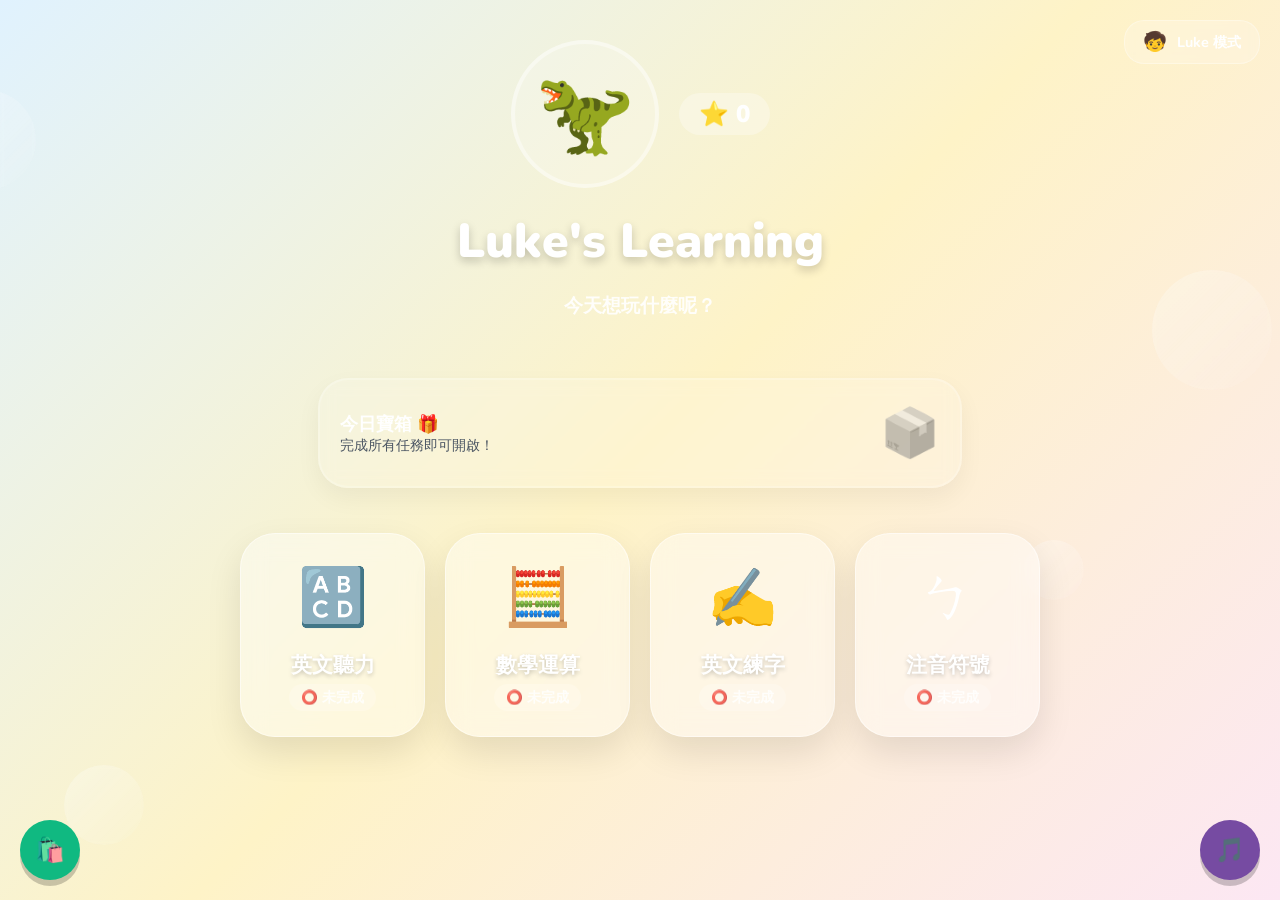
<file: index.html>
<!DOCTYPE html>
<html lang="zh-TW">

<head>
    <meta charset="UTF-8">
    <meta name="viewport" content="width=device-width, initial-scale=1.0, maximum-scale=1.0, user-scalable=no">
    <title>Luke's Learning</title>
    <link rel="stylesheet" href="styles.css">
    <script src="core.js"></script>
    <script src="data.js"></script>
    <style>
        /* Interactive Card Grid */
        main {
            width: 95%;
            max-width: 800px;
            display: grid;
            grid-template-columns: repeat(auto-fit, minmax(160px, 1fr));
            gap: 20px;
            padding: 20px;
            padding-bottom: 100px;
        }

        .card-icon {
            font-size: 3.5rem;
            margin-bottom: 15px;
            transition: transform 0.3s;
        }

        .card-glass:hover .card-icon {
            transform: scale(1.2) rotate(5deg);
        }

        .card-title {
            font-size: 1.3rem;
            font-weight: 900;
            margin-bottom: 5px;
            text-shadow: 0 2px 4px rgba(0, 0, 0, 0.2);
        }

        .card-status {
            font-size: 0.85rem;
            font-weight: 800;
            padding: 4px 12px;
            background: rgba(255, 255, 255, 0.2);
            border-radius: 20px;
            display: inline-block;
        }

        .status-done {
            background: rgba(16, 185, 129, 0.2);
            color: #10b981;
        }

        .status-todo {
            color: rgba(255, 255, 255, 0.8);
        }

        .btn-round {
            width: 60px;
            height: 60px;
            border-radius: 50%;
            position: fixed;
            z-index: 100;
            font-size: 1.5rem;
            display: flex;
            align-items: center;
            justify-content: center;
        }

        #music-toggle {
            bottom: 20px;
            right: 20px;
        }

        #shop-btn {
            bottom: 20px;
            left: 20px;
        }

        /* Treasure Chest Overhaul */
        #chest-container {
            width: 90%;
            max-width: 600px;
            background: rgba(255, 255, 255, 0.15);
            backdrop-filter: blur(8px);
            border-radius: 30px;
            padding: 20px;
            margin-bottom: 25px;
            display: flex;
            align-items: center;
            justify-content: space-between;
            border: 2px solid rgba(255, 255, 255, 0.2);
            color: white;
            box-shadow: var(--shadow-soft);
        }

        .chest-icon {
            font-size: 3rem;
            cursor: pointer;
            transition: 0.3s;
        }

        .chest-ready {
            animation: shake 1s infinite;
            cursor: pointer;
        }

        .chest-locked {
            opacity: 0.5;
            cursor: not-allowed;
            filter: grayscale(1);
        }

        .profile-switcher {
            position: absolute;
            top: 20px;
            right: 20px;
            background: rgba(255, 255, 255, 0.2);
            backdrop-filter: blur(5px);
            padding: 8px 18px;
            border-radius: 20px;
            display: flex;
            align-items: center;
            gap: 10px;
            cursor: pointer;
            z-index: 1000;
            border: 1px solid rgba(255, 255, 255, 0.3);
            color: white;
            transition: 0.2s;
        }

        .profile-switcher:hover {
            transform: scale(1.05);
            background: rgba(255, 255, 255, 0.3);
        }

        .profile-switcher.test {
            background: #eee;
            border-color: #999;
        }

        .profile-icon {
            font-size: 1.2rem;
        }

        .profile-name {
            font-weight: bold;
            font-size: 0.9rem;
        }

        @keyframes float {
            0% {
                transform: translateY(0px) rotate(0deg);
            }

            50% {
                transform: translateY(-10px) rotate(5deg);
            }

            100% {
                transform: translateY(0px) rotate(0deg);
            }
        }

        /* Admin Reset Panel */
        #admin-panel {
            display: none;
            background: #fff3e0;
            border: 2px solid #ffb74d;
            border-radius: 15px;
            padding: 15px;
            margin-bottom: 20px;
            width: 90%;
            max-width: 600px;
            box-sizing: border-box;
            text-align: center;
        }

        .admin-title {
            font-weight: bold;
            color: #e65100;
            margin-bottom: 10px;
        }

        .reset-btn-group {
            display: flex;
            gap: 10px;
            justify-content: center;
        }

        .btn-reset {
            background: #ef5350;
            color: white;
            border: none;
            padding: 8px 12px;
            border-radius: 8px;
            cursor: pointer;
            font-size: 0.9rem;
            transition: 0.3s;
        }

        .btn-reset:hover {
            background: #d32f2f;
        }

        .btn-reset:disabled {
            background: #ccc;
            cursor: not-allowed;
        }

        .hold-hint {
            font-size: 0.75rem;
            color: #777;
            margin-top: 5px;
        }
    </style>
</head>

<!-- Decorative Bubbles -->
<div class="bubble" style="width: 100px; height: 100px; top: 10%; left: -5%; animation-delay: 0s;"></div>
<div class="bubble" style="width: 60px; height: 60px; top: 60%; left: 80%; animation-delay: 1s;"></div>
<div class="bubble" style="width: 120px; height: 120px; top: 30%; left: 90%; animation-delay: 0.5s;"></div>
<div class="bubble" style="width: 80px; height: 80px; top: 85%; left: 5%; animation-delay: 1.5s;"></div>

<div class="profile-switcher" id="profile-btn" onclick="toggleProfile()">
    <span class="profile-icon" id="profile-icon">🧒</span>
    <span class="profile-name" id="profile-name">Luke 模式</span>
</div>

<header class="float-animation" style="text-align:center; padding: 40px 20px;">
    <div class="status-header">
        <div class="pet-container" id="pet-avatar-container"
            style="background: rgba(255,255,255,0.2); border: 4px solid rgba(255,255,255,0.4);">
            <span id="base-pet">🦖</span>
            <div id="acc-layer"></div>
        </div>
        <div class="star-badge"
            style="background: rgba(255,255,255,0.3); padding: 5px 20px; border-radius: 50px; color: white; font-weight: 900; font-size: 1.5rem;">
            ⭐ <span id="star-count">0</span>
        </div>
    </div>
    <h1
        style="color: white; font-size: 3rem; font-weight: 900; text-shadow: 0 4px 10px rgba(0,0,0,0.2); margin: 10px 0;">
        Luke's Learning</h1>
    <p style="color: rgba(255,255,255,0.9); font-size: 1.2rem; font-weight: 700;">今天想玩什麼呢？</p>
</header>

<div id="chest-container">
    <div style="flex:1">
        <div style="font-weight:bold; font-size:1.1rem;">今日寶箱 🎁</div>
        <div style="font-size:0.85rem; color:var(--text-light);" id="chest-desc">完成所有任務即可開啟！</div>
    </div>
    <div id="chest-icon" class="chest-icon chest-locked" onclick="tryOpenChest()">📦</div>
</div>

<!-- Admin Panel (Visible only in Test Mode) -->
<div id="admin-panel">
    <div class="admin-title">🛠️ 管理員控制台 (僅測試模式可見)</div>
    <div class="reset-btn-group">
        <button class="btn-reset" onmousedown="startReset('luke')" onmouseup="stopReset()"
            ontouchstart="startReset('luke')" ontouchend="stopReset()">按住 3 秒初始化 Luke 紀錄</button>
        <button class="btn-reset" onmousedown="startReset('test')" onmouseup="stopReset()"
            ontouchstart="startReset('test')" ontouchend="stopReset()">按住 3 秒初始化 Test 紀錄</button>
    </div>
    <div class="hold-hint" id="reset-hint">請按住紅色按鈕 3 秒鐘以執行初始化</div>
</div>

<main>
    <a href="english.html" class="card-glass bounce-in"
        style="text-decoration:none; text-align:center; animation-delay: 0.1s" onclick="playClick()">
        <div class="card-icon">🔠</div>
        <div class="card-title">英文聽力</div>
        <div id="status-english" class="card-status status-todo">未完成</div>
    </a>

    <a href="math.html" class="card-glass bounce-in"
        style="text-decoration:none; text-align:center; animation-delay: 0.2s" onclick="playClick()">
        <div class="card-icon">🧮</div>
        <div class="card-title">數學運算</div>
        <div id="status-math" class="card-status status-todo">未完成</div>
    </a>

    <a href="writing.html?type=EN" class="card-glass bounce-in"
        style="text-decoration:none; text-align:center; animation-delay: 0.3s" onclick="playClick()">
        <div class="card-icon">✍️</div>
        <div class="card-title">英文練字</div>
        <div id="status-write-en" class="card-status status-todo">未完成</div>
    </a>

    <a href="writing.html?type=ZH" class="card-glass bounce-in"
        style="text-decoration:none; text-align:center; animation-delay: 0.4s" onclick="playClick()">
        <div class="card-icon">ㄅ</div>
        <div class="card-title">注音符號</div>
        <div id="status-write-zh" class="card-status status-todo">未完成</div>
    </a>
</main>

<button id="shop-btn" class="btn btn-accent btn-round" onclick="toggleShop(true)">🛍️</button>
<button id="music-toggle" class="btn btn-secondary btn-round" onclick="toggleMusic()">🎵</button>

<!-- Shop UI -->
<div id="shop-overlay" class="shop-overlay" onclick="toggleShop(false)"></div>
<div id="shop-modal" class="shop-modal">
    <h2 style="margin-top:0">星星商店 ⭐</h2>
    <p id="shop-welcome">收集星星買配件，把小恐龍變帥！</p>
    <div id="shop-grid" class="shop-grid"></div>
    <button class="btn btn-gray" style="width:100%; margin-top:20px;" onclick="toggleShop(false)">關閉</button>
</div>

<div id="feedback-msg"></div>

<script>
    const profileDisplay = {
        luke: { name: 'Luke 模式', icon: '🧒', welcome: '收集星星買配件，把小恐龍變帥！' },
        test: { name: '測試模式', icon: '👨‍💻', welcome: '正在測試中... 別擔心，這不會影響 Luke 的星星！' }
    };

    function updateUI() {
        const currentProfile = LukeCore.Profile.current;
        const config = profileDisplay[currentProfile];

        document.getElementById('profile-name').innerText = config.name;
        document.getElementById('profile-icon').innerText = config.icon;
        document.getElementById('profile-btn').className = `profile-switcher ${currentProfile}`;
        document.getElementById('shop-welcome').innerText = config.welcome;

        document.getElementById('star-count').innerText = LukeCore.Stats.getStars();

        // Show Admin Panel
        document.getElementById('admin-panel').style.display = currentProfile === 'test' ? 'block' : 'none';

        updateChecklist();
        updateChest();
        renderPet();
    }

    function updateChecklist() {
        const tasks = ['english', 'math', 'write-en', 'write-zh'];
        tasks.forEach(t => {
            const status = LukeCore.Daily.getTaskStatus(t);
            const el = document.getElementById(`status-${t}`);
            if (status.completed) {
                const min = Math.floor(status.duration / 60);
                const sec = status.duration % 60;
                el.innerText = `✅ 完成 (${min}分${sec}秒)`;
                el.className = 'card-status status-done';
            } else {
                el.innerText = '⭕ 未完成';
                el.className = 'card-status status-todo';
            }
        });
    }

    function updateChest() {
        const isReady = LukeCore.Daily.isChestReady();
        const icon = document.getElementById('chest-icon');
        const desc = document.getElementById('chest-desc');
        const opened = localStorage.getItem(`chest_${LukeCore.Daily.getToday()}_${LukeCore.Profile.current}`);

        if (opened) {
            icon.innerText = '📂';
            icon.className = 'chest-icon';
            desc.innerText = '今日獎勵已領取！明天再來！';
        } else if (isReady) {
            icon.innerText = '🎁';
            icon.className = 'chest-icon chest-ready';
            desc.innerText = '任務達成！快點擊開寶箱！';
        } else {
            icon.innerText = '📦';
            icon.className = 'chest-icon chest-locked';
            desc.innerText = '完成所有任務即可開啟！';
        }
    }

    function tryOpenChest() {
        if (LukeCore.Daily.isChestReady()) {
            const stars = LukeCore.Daily.openChest();
            LukeCore.Audio.playSuccess();
            alert(`🎊 恭喜！開寶箱獲得了 ${stars} 顆星星！`);
            updateUI();
        } else {
            const opened = localStorage.getItem(`chest_${LukeCore.Daily.getToday()}_${LukeCore.Profile.current}`);
            if (opened) showFeedback("明天再來開寶箱吧！");
            else showFeedback("還要努力完成任務喔！");
            playClick();
        }
    }

    function toggleProfile() {
        const next = LukeCore.Profile.current === 'luke' ? 'test' : 'luke';
        LukeCore.Profile.set(next);
    }

    function renderPet() {
        const accLayer = document.getElementById('acc-layer');
        accLayer.innerHTML = '';
        const outfit = LukeCore.Stats.getOutfit();

        outfit.forEach(itemId => {
            const item = SHOP_DATA.find(i => i.id === itemId);
            if (item) {
                const el = document.createElement('div');
                el.className = `pet-accessory acc-${item.id}`;
                el.innerText = item.icon;
                accLayer.appendChild(el);
            }
        });
    }

    function toggleShop(show) {
        document.getElementById('shop-modal').style.display = show ? 'block' : 'none';
        document.getElementById('shop-overlay').style.display = show ? 'block' : 'none';
        if (show) renderShop();
        playClick();
    }

    function renderShop() {
        const grid = document.getElementById('shop-grid');
        grid.innerHTML = '';
        const inventory = LukeCore.Stats.getInventory();
        const outfit = LukeCore.Stats.getOutfit();

        SHOP_DATA.forEach(item => {
            const isOwned = inventory.includes(item.id);
            const isEquipped = outfit.includes(item.id);

            const card = document.createElement('div');
            card.className = `item-card ${isOwned ? 'owned' : ''} ${isEquipped ? 'equipped' : ''}`;
            card.innerHTML = `
                    <div class="item-icon">${item.icon}</div>
                    <div class="item-name">${item.name}</div>
                    <div class="item-price">${isOwned ? '已擁有' : '⭐ ' + item.price}</div>
                `;

            card.onclick = () => {
                if (isOwned) {
                    LukeCore.Stats.toggleEquip(item.id);
                } else {
                    const res = LukeCore.Stats.buyItem(item.id, item.price);
                    if (res.success) {
                        LukeCore.Audio.playSuccess();
                    } else {
                        showFeedback(res.reason);
                    }
                }
                updateUI();
                renderShop();
            };
            grid.appendChild(card);
        });
    }

    function toggleMusic() {
        const isPlaying = LukeCore.Audio.toggleBGM();
        document.getElementById('music-toggle').innerText = isPlaying ? "⏸️" : "🎵";
        playClick();
    }

    // --- Foolproof Reset Logic ---
    let resetTimer = null;
    function startReset(id) {
        const hint = document.getElementById('reset-hint');
        hint.innerText = `正在重置 ${id}... 請持續按住按鈕...`;
        hint.style.color = 'red';

        resetTimer = setTimeout(() => {
            if (confirm(`⚠️ 確定要徹底清空 ${id === 'luke' ? 'Luke' : '測試'} 模式的所有紀錄嗎？這無法還原喔！`)) {
                LukeCore.Profile.reset(id);
            }
            stopReset();
        }, 3000);
    }

    function stopReset() {
        clearTimeout(resetTimer);
        const hint = document.getElementById('reset-hint');
        hint.innerText = "請按住紅色按鈕 3 秒鐘以執行初始化";
        hint.style.color = '#777';
    }

    // Initialize
    updateUI();
</script>
</body>

</html>
</file>
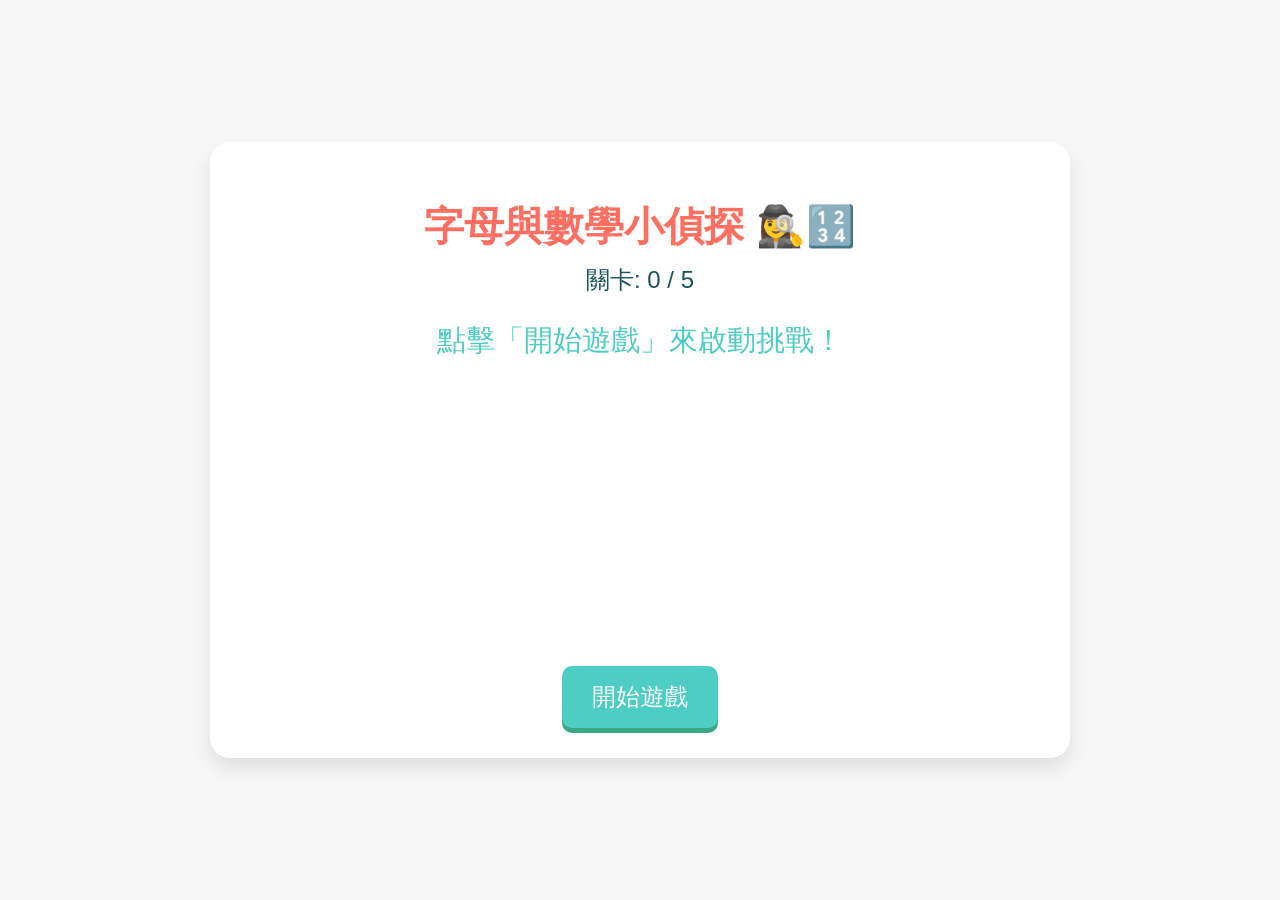
<file: alphabet_game.html>
<!DOCTYPE html>
<html lang="zh-TW">
<head>
    <meta charset="UTF-8">
    <meta name="viewport" content="width=device-width, initial-scale=1.0">
    <title>字母與數學小偵探 (修正版)</title>
    <style>
        /* --- CSS 樣式設計 (與前一個版本相同，保持美觀) --- */
        body {
            font-family: 'Arial Black', sans-serif;
            display: flex;
            justify-content: center;
            align-items: center;
            min-height: 100vh;
            margin: 0;
            background-color: #f7f7f7;
            color: #333;
        }

        #game-container {
            width: 90%;
            max-width: 800px;
            background-color: #fff;
            padding: 30px;
            border-radius: 20px;
            box-shadow: 0 10px 20px rgba(0, 0, 0, 0.1);
            text-align: center;
        }

        h1 {
            color: #ff6f61; /* 溫暖的紅色 */
            font-size: 2.5em;
            margin-bottom: 10px;
        }

        #level-display {
            font-size: 1.5em;
            color: #1a535c; /* 深青色 */
            margin-bottom: 20px;
        }

        #instruction-area {
            font-size: 1.8em;
            color: #4ecdc4; /* 綠松石色 */
            margin-bottom: 30px;
            min-height: 40px;
            padding: 5px;
        }

        #game-area {
            display: flex;
            justify-content: space-around;
            flex-wrap: wrap;
            gap: 20px;
            min-height: 200px; 
        }

        .game-button {
            width: 45%;
            padding: 20px 10px;
            font-size: 3em; 
            border: 5px solid #ff6f61;
            border-radius: 15px;
            background-color: #ffeaa7; 
            cursor: pointer;
            transition: all 0.1s ease;
            user-select: none;
            box-shadow: 0 5px 0 #e15f51;
            display: flex;
            justify-content: center;
            align-items: center;
            text-align: center;
        }
        
        .math-button {
             width: 30%;
             font-size: 3.5em;
             padding: 15px 5px;
        }

        .game-button:hover {
            transform: translateY(-3px);
            box-shadow: 0 8px 0 #e15f51;
        }

        .game-button:active {
            transform: translateY(2px);
            box-shadow: 0 3px 0 #e15f51;
        }

        /* 反饋顏色 */
        .correct {
            background-color: #4cd6a6 !important; /* 綠色 */
            border-color: #3aa884 !important;
        }

        .incorrect {
            background-color: #ff7675 !important; /* 紅色 */
            border-color: #cc5e5e !important;
        }

        #feedback-area {
            font-size: 1.8em;
            margin-top: 20px;
            min-height: 30px;
            color: #ff6f61;
        }

        #start-button {
            padding: 15px 30px;
            font-size: 1.5em;
            background-color: #4ecdc4;
            color: white;
            border: none;
            border-radius: 10px;
            cursor: pointer;
            margin-top: 20px;
            box-shadow: 0 5px 0 #3aa884;
            transition: background-color 0.1s;
        }

        #start-button:hover {
            background-color: #3aa884;
        }
    </style>
</head>
<body>

    <div id="game-container">
        <h1>字母與數學小偵探 🕵️‍♀️🔢</h1>
        <div id="level-display">關卡: 0 / 5</div>
        <div id="instruction-area">點擊「開始遊戲」來啟動挑戰！</div>
        
        <div id="game-area">
            </div>

        <div id="feedback-area"></div>
        <button id="start-button" onclick="handleStartClick()">開始遊戲</button>
    </div>

    <script>
        // --- 核心資料結構 ---
        
        const ALPHABET = [
            'A', 'B', 'C', 'D', 'E', 'F', 'G', 'H', 'I', 'J', 'K', 'L', 'M', 
            'N', 'O', 'P', 'Q', 'R', 'S', 'T', 'U', 'V', 'W', 'X', 'Y', 'Z'
        ];

        const PHONICS_WORDS = [
            { letter: 'A', word: 'Apple', alt: '🍎 蘋果', sound: 'A' },
            { letter: 'B', word: 'Ball', alt: '⚽ 球', sound: 'B' },
            { letter: 'C', word: 'Cat', alt: '🐈 貓', sound: 'C' },
            { letter: 'D', word: 'Dog', alt: '🐕 狗', sound: 'D' },
            { letter: 'E', word: 'Egg', alt: '🥚 蛋', sound: 'E' },
            { letter: 'S', word: 'Sun', alt: '☀️ 太陽', sound: 'S' },
            { letter: 'T', word: 'Tree', alt: '🌲 樹', sound: 'T' },
            { letter: 'Z', word: 'Zip', alt: '👝 拉鍊', sound: 'Z' },
        ];
        
        // --- 全域狀態變數 ---
        let currentLevel = 0;
        let targetAnswer = '';
        const MAX_LEVELS = 5;
        let levelTypes = [];

        // --- DOM 元素快取 ---
        const gameArea = document.getElementById('game-area');
        const instructionArea = document.getElementById('instruction-area');
        const feedbackArea = document.getElementById('feedback-area');
        const levelDisplay = document.getElementById('level-display');
        const startButton = document.getElementById('start-button');

        // --- 修正後的啟動點 ---
        function handleStartClick() {
            // 修正：當使用者點擊後，先強制播放一個靜音，以解除瀏覽器的語音限制
            speak(' '); 
            startGame();
        }

        // --- 輔助函式 ---

        function shuffle(array) {
            for (let i = array.length - 1; i > 0; i--) {
                const j = Math.floor(Math.random() * (i + 1));
                [array[i], array[j]] = [array[j], array[i]];
            }
        }

        /**
         * 播放語音，並處理語音引擎未載入的問題
         * @param {string} text 要朗讀的文字
         */
        function speak(text) {
            if ('speechSynthesis' in window) {
                // 修正：確保語音引擎已經載入
                const voices = speechSynthesis.getVoices();
                if (voices.length === 0) {
                     // 如果沒有載入，嘗試觸發載入
                     speechSynthesis.onvoiceschanged = () => speak(text);
                     return; 
                }
                
                let voice = voices.find(v => v.lang === 'en-US' || v.lang === 'en-GB') || voices[0];
                
                const utterance = new SpeechSynthesisUtterance(text);
                utterance.voice = voice;
                utterance.pitch = 1.0;
                utterance.rate = 0.8; 
                
                window.speechSynthesis.cancel();
                window.speechSynthesis.speak(utterance);
            } else {
                instructionArea.textContent = '🔊 請找出: ' + text;
            }
        }

        // --- 遊戲流程函式 ---

        function startGame() {
            currentLevel = 0;
            startButton.style.display = 'none';
            // 關卡順序設定
            levelTypes = ['alphabet', 'phonics', 'alphabet', 'addition', 'subtraction'];
            levelDisplay.textContent = `關卡: ${currentLevel} / ${MAX_LEVELS}`;
            nextLevel();
        }

        function nextLevel() {
            if (currentLevel >= MAX_LEVELS) {
                endGame();
                return;
            }

            currentLevel++;
            levelDisplay.textContent = `關卡: ${currentLevel} / ${MAX_LEVELS}`;
            feedbackArea.textContent = '';
            gameArea.innerHTML = ''; 

            const levelType = levelTypes[currentLevel - 1];
            
            if (levelType === 'alphabet') {
                loadAlphabetChallenge();
            } else if (levelType === 'phonics') {
                loadPhonicsChallenge();
            } else if (levelType === 'addition') {
                loadAdditionChallenge();
            } else if (levelType === 'subtraction') {
                loadSubtractionChallenge();
            }
        }

        function checkAnswer(selectedAnswer, buttonElement) {
            gameArea.querySelectorAll('.game-button').forEach(btn => btn.onclick = null);
            
            // 確保比較時，數字和字串都能正確比對
            const isCorrect = (typeof selectedAnswer === 'string' && selectedAnswer.trim() === targetAnswer.trim()) || 
                              (selectedAnswer == targetAnswer); // 數字比較

            if (isCorrect) {
                buttonElement.classList.add('correct');
                feedbackArea.textContent = '🌟 太棒了！答對了！';
                speak('Great job!'); 
            } else {
                buttonElement.classList.add('incorrect');
                gameArea.querySelectorAll('.game-button').forEach(btn => {
                    if (btn.textContent.trim() == targetAnswer) {
                        btn.classList.add('correct');
                    }
                });
                feedbackArea.textContent = `❌ 錯了，正確答案是 ${targetAnswer}。`;
                speak('Oh no. Try the next one.'); 
            }

            setTimeout(() => {
                nextLevel();
            }, 3000); 
        }

        function endGame() {
            instructionArea.textContent = '恭喜您完成了所有挑戰！';
            feedbackArea.textContent = '你是最棒的偵探！';
            gameArea.innerHTML = '';
            startButton.textContent = '再玩一次';
            startButton.onclick = handleStartClick; // 使用修正後的點擊處理器
            startButton.style.display = 'block';
        }

        // --- 關卡實作：字母聽力 (Level 1, 3) ---
        function loadAlphabetChallenge() {
            const levelTargetLetter = ALPHABET[Math.floor(Math.random() * ALPHABET.length)];
            targetAnswer = levelTargetLetter; 

            let choices = new Set([levelTargetLetter]);
            while (choices.size < 4) {
                const randomLetter = ALPHABET[Math.floor(Math.
</file>
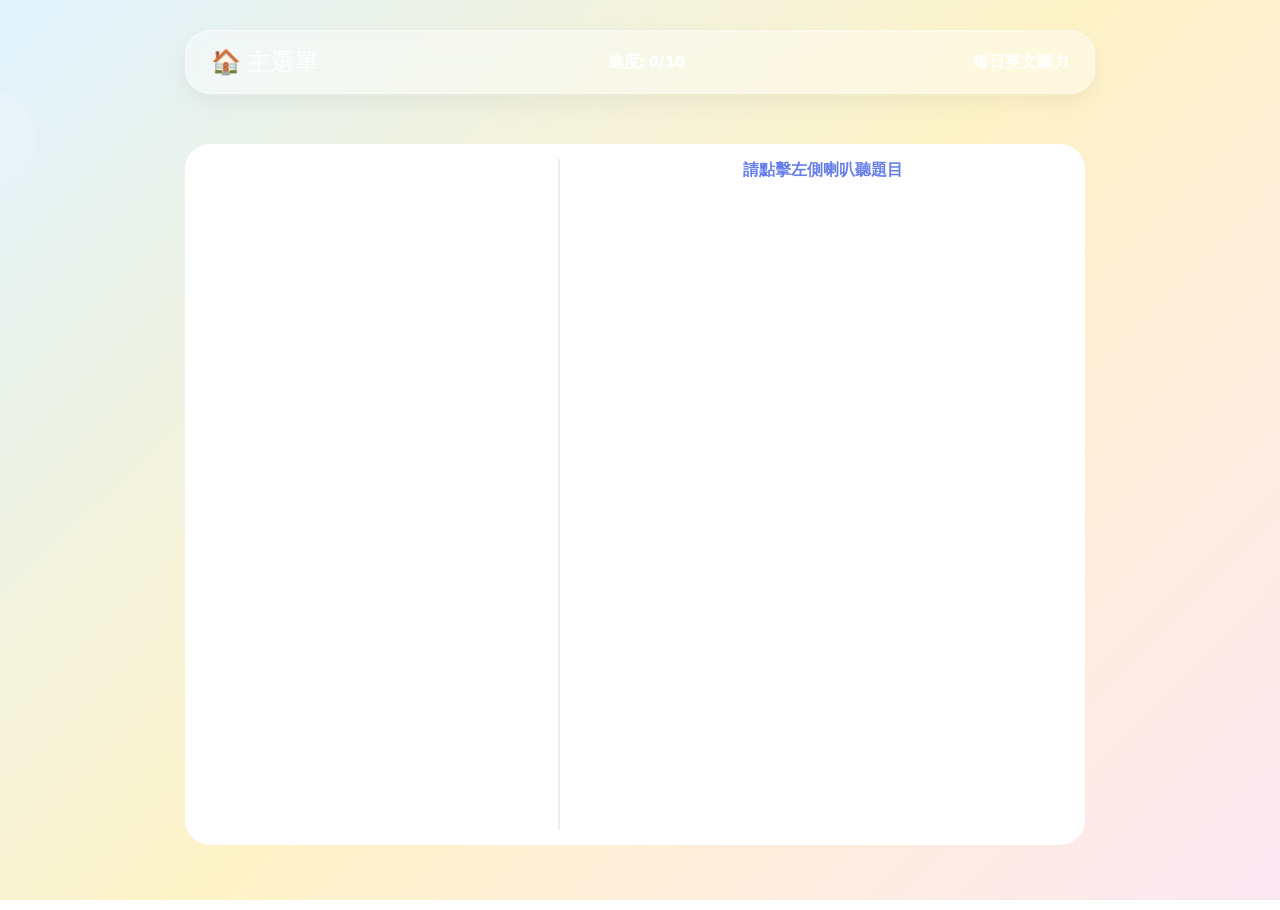
<file: english.html>
<!DOCTYPE html>
<html lang="zh-TW">

<head>
    <meta charset="UTF-8">
    <meta name="viewport" content="width=device-width, initial-scale=1.0, maximum-scale=1.0, user-scalable=no">
    <title>英文聽力 - 每日10題</title>
    <link rel="stylesheet" href="styles.css">
    <script src="core.js"></script>
    <script src="data.js"></script>
    <style>
        body {
            background-color: var(--bg-blue);
            padding-top: 10px;
        }

        .container {
            max-width: 950px;
            height: 95vh;
            display: flex;
            flex-direction: column;
        }

        .eng-item {
            display: flex;
            align-items: center;
            justify-content: space-between;
            padding: 12px;
            background: #fff;
            border-radius: 15px;
            border: 3px solid #e1f5fe;
            cursor: pointer;
            transition: 0.2s;
        }

        .eng-item.active {
            border-color: var(--primary);
            background: #f1faff;
        }

        .eng-item.graded.correct {
            border-color: var(--accent);
            background: #e8f5e9;
        }

        .eng-item.graded.wrong {
            border-color: var(--danger);
            background: #ffebee;
        }

        .audio-btn {
            width: 40px;
            height: 40px;
            background: var(--primary);
            border-radius: 50%;
            display: flex;
            align-items: center;
            justify-content: center;
            color: white;
            font-size: 1.2rem;
            cursor: pointer;
        }

        .ans-slot {
            min-width: 80px;
            height: 35px;
            border: 2px dashed #90caf9;
            border-radius: 10px;
            display: flex;
            align-items: center;
            justify-content: center;
            font-weight: bold;
            background: #fff;
        }

        .options-panel {
            display: grid;
            grid-template-columns: 1fr 1fr;
            gap: 10px;
            padding: 15px;
            background: #f8fdff;
            border-radius: 20px;
            border: 3px solid #e1f5fe;
        }

        .opt-card {
            background: white;
            border-radius: 15px;
            padding: 15px;
            text-align: center;
            border: 3px solid #eee;
            cursor: pointer;
            font-weight: bold;
            font-size: 1.1rem;
            transition: 0.1s;
        }

        .opt-card:active {
            transform: scale(0.95);
        }
    </style>
</head>

<body>

    <!-- Decorative Bubbles -->
    <div class="bubble" style="width: 100px; height: 100px; top: 10%; left: -5%; animation-delay: 0s;"></div>
    <div class="bubble" style="width: 60px; height: 60px; top: 60%; left: 80%; animation-delay: 1s;"></div>

    <div class="container">
        <div class="top-bar">
            <a href="index.html" class="nav-link" style="color:white" onclick="playClick()">🏠 主選單</a>
            <div id="session-progress" style="font-weight: 900;">進度: 0/10</div>
            <div style="color: white; font-weight: 900;">每日英文聽力</div>
        </div>

        <div class="math-layout">
            <!-- Left: Question List -->
            <div class="question-list" id="question-list">
                <div id="eng-grid" style="display:flex; flex-direction:column; gap:10px;"></div>
                <button id="btn-submit-exam" class="btn btn-accent" style="display:none; margin-top:15px"
                    onclick="submitSession()">📤 做完囉！交卷評分</button>
            </div>

            <!-- Right: Interactive area -->
            <div class="canvas-section">
                <div class="canvas-info" id="current-focus-text">請點擊左側喇叭聽題目</div>
                <div id="interaction-box"
                    style="flex:1; display:flex; flex-direction:column; justify-content:center; gap:20px;">
                    <div id="big-play-btn"
                        style="width:120px; height:120px; background:var(--primary); border-radius:50%; margin:0 auto; display:none; align-items:center; justify-content:center; font-size:4rem; color:white; cursor:pointer;"
                        onclick="playFocused()">🔊</div>
                    <div id="options-panel" class="options-panel" style="display:none;"></div>
                </div>
            </div>
        </div>
    </div>

    <script>
        const TOTAL = 10;
        let sessionData = [];
        let currentIndex = -1;
        let isGraded = false;

        async function init() {
            LukeCore.Timer.start();
            await GAME_DATA.loadFromCloud();
            setupSession();
            renderList();
        }

        function setupSession() {
            const list = GAME_DATA.ENGLISH.QA_LIST;
            // Pick 10 random
            const shuffled = [...list].sort(() => Math.random() - 0.5);
            sessionData = shuffled.slice(0, TOTAL).map(item => ({
                q: item.q,
                a: item.a,
                options: [item.a, ...item.wrong].sort(() => Math.random() - 0.5),
                userAns: null,
                result: null
            }));
        }

        function renderList() {
            const grid = document.getElementById('eng-grid');
            grid.innerHTML = '';
            let completedCount = 0;

            sessionData.forEach((item, i) => {
                if (item.userAns) completedCount++;
                const el = document.createElement('div');
                el.className = `eng-item ${currentIndex === i ? 'active' : ''}`;
                if (item.result) el.classList.add('graded', item.result);

                el.innerHTML = `
                    <div class="audio-btn" onclick="event.stopPropagation(); playVoice('${item.q}')">🔊</div>
                    <div class="ans-slot">${item.userAns || ''}</div>
                `;
                el.onclick = () => selectItem(i);
                grid.appendChild(el);
            });

            document.getElementById('session-progress').innerText = `進度: ${completedCount}/10`;
            document.getElementById('btn-submit-exam').style.display = (completedCount === TOTAL && !isGraded) ? 'block' : 'none';
        }

        function selectItem(idx) {
            currentIndex = idx;
            document.getElementById('current-focus-text').innerText = `正在聽第 ${idx + 1} 題`;
            document.getElementById('big-play-btn').style.display = 'flex';

            const panel = document.getElementById('options-panel');
            panel.innerHTML = '';
            panel.style.display = 'grid';

            sessionData[idx].options.forEach(opt => {
                const card = document.createElement('div');
                card.className = 'opt-card';
                card.innerText = opt;
                card.onclick = () => chooseAnswer(opt);
                panel.appendChild(card);
            });

            renderList();
            playFocused();
        }

        function playFocused() {
            if (currentIndex !== -1) playVoice(sessionData[currentIndex].q);
        }

        function playVoice(txt) {
            LukeCore.Audio.speak(txt);
        }

        function chooseAnswer(ans) {
            if (currentIndex === -1) return;
            sessionData[currentIndex].userAns = ans;
            playClick();

            // Feedback
            if (currentIndex < TOTAL - 1) {
                selectItem(currentIndex + 1);
            } else {
                renderList();
            }
        }

        function submitSession() {
            isGraded = true;
            let correctCount = 0;
            sessionData.forEach(item => {
                if (item.userAns === item.a) {
                    item.result = 'correct';
                    correctCount++;
                } else {
                    item.result = 'wrong';
                }
            });

            const duration = LukeCore.Timer.stop();
            LukeCore.Daily.markComplete('english', duration);

            LukeCore.Audio.playSuccess();
            alert(`聽力練習結束！\n答對題數：${correctCount} / 10\n用時：${Math.floor(duration / 60)}分${duration % 60}秒`);
            // LukeCore.Stats.addStars(correctCount * 3); // REPLACED BY DAILY CHEST

            renderList();

            // Correction Logic
            const multiBtn = document.getElementById('btn-submit-exam');
            multiBtn.style.display = 'block';
            multiBtn.innerText = "重新練習錯題";
            multiBtn.className = "btn btn-secondary";
            multiBtn.onclick = () => {
                const firstWrong = sessionData.findIndex(s => s.result === 'wrong');
                if (firstWrong !== -1) {
                    selectItem(firstWrong);
                } else {
                    alert("全部都對囉！太棒了！");
                    location.href = 'index.html';
                }
            };
        }

        init();
    </script>
</body>

</html>
</file>
<file: styles.css>
/* 
 * Luke's Learning - Global Styles
 * Unified Design Tokens & UI Components (Playful Premium Edition)
 */

@import url('https://fonts.googleapis.com/css2?family=Nunito:wght@400;700;900&display=swap');

:root {
    /* Color Palette - Fun & Playful Gradient Base */
    --primary: #667eea;
    --secondary: #764ba2;
    --accent: #10b981;
    --danger: #ef4444;
    --warning: #f59e0b;
    --white: #ffffff;
    --text-main: #1f2937;
    --text-light: #4b5563;
    --bg-gradient: linear-gradient(135deg, #e0f2fe 0%, #fef3c7 50%, #fce7f3 100%);
    --glass-bg: rgba(255, 255, 255, 0.4);
    --glass-border: rgba(255, 255, 255, 0.5);
    --shadow-soft: 0 10px 25px rgba(0, 0, 0, 0.05);
    --shadow-deep: 0 15px 35px rgba(0, 0, 0, 0.1);

    /* Transitions */
    --transition: 0.3s cubic-bezier(0.4, 0, 0.2, 1);
}

/* Base Styles */
body {
    font-family: 'Nunito', 'Arial Rounded MT Bold', sans-serif;
    margin: 0;
    display: flex;
    flex-direction: column;
    align-items: center;
    min-height: 100vh;
    overflow-x: hidden;
    touch-action: manipulation;
    background: var(--bg-gradient);
    background-attachment: fixed;
    color: var(--text-main);
}

.container {
    width: 95%;
    max-width: 600px;
    padding: 20px;
    box-sizing: border-box;
    display: flex;
    flex-direction: column;
    gap: 20px;
}

/* Top Navigation Bar */
.top-bar {
    display: flex;
    justify-content: space-between;
    align-items: center;
    width: 100%;
    background: var(--glass-bg);
    backdrop-filter: blur(10px);
    -webkit-backdrop-filter: blur(10px);
    padding: 15px 25px;
    border-radius: 25px;
    border: 1px solid var(--glass-border);
    box-shadow: var(--shadow-soft);
    box-sizing: border-box;
    margin-bottom: 20px;
    z-index: 100;
    color: white;
}

.nav-link {
    text-decoration: none;
    font-size: 1.5rem;
    cursor: pointer;
    transition: transform 0.2s;
}

.nav-link:active {
    transform: scale(0.9);
}

.page-title {
    font-size: 1.2rem;
    font-weight: bold;
    color: var(--primary);
    margin: 0;
}

/* 3D Button Components */
.btn {
    padding: 12px 24px;
    border: none;
    border-radius: 20px;
    font-size: 1.1rem;
    font-weight: 900;
    cursor: pointer;
    text-align: center;
    transition: all 0.2s cubic-bezier(0.175, 0.885, 0.32, 1.275);
    box-shadow: 0 6px 0 rgba(0, 0, 0, 0.2);
    display: inline-flex;
    align-items: center;
    justify-content: center;
    gap: 10px;
    color: white;
}

.btn:hover {
    transform: translateY(-2px);
    box-shadow: 0 8px 0 rgba(0, 0, 0, 0.15);
}

.btn:active {
    transform: translateY(4px);
    box-shadow: 0 2px 0 rgba(0, 0, 0, 0.2);
}

.btn-primary {
    background: var(--primary);
    color: white;
}

.btn-secondary {
    background: var(--secondary);
    color: white;
}

.btn-accent {
    background: var(--accent);
    color: white;
}

.btn-danger {
    background: var(--danger);
    color: white;
}

.btn-gray {
    background: #90a4ae;
    color: white;
}

/* Cards */
.card {
    background: var(--white);
    border-radius: 30px;
    padding: 20px;
    box-shadow: 0 8px 0 rgba(0, 0, 0, 0.05);
    border: 3px solid transparent;
    transition: transform 0.3s cubic-bezier(0.175, 0.885, 0.32, 1.275);
}

.card-glass {
    background: var(--glass-bg);
    backdrop-filter: blur(12px);
    -webkit-backdrop-filter: blur(12px);
    border: 1px solid var(--glass-border);
    border-radius: 35px;
    padding: 25px;
    color: white;
    box-shadow: var(--shadow-deep);
}

/* Animations */
@keyframes float {

    0%,
    100% {
        transform: translateY(0) rotate(-1deg);
    }

    50% {
        transform: translateY(-10px) rotate(1deg);
    }
}

@keyframes bounce-in {
    0% {
        transform: scale(0.3);
        opacity: 0;
    }

    50% {
        transform: scale(1.05);
        opacity: 0.8;
    }

    70% {
        transform: scale(0.9);
        opacity: 0.9;
    }

    100% {
        transform: scale(1);
        opacity: 1;
    }
}

@keyframes shake {

    0%,
    100% {
        transform: translateX(0);
    }

    25% {
        transform: translateX(-8px);
    }

    75% {
        transform: translateX(8px);
    }
}

@keyframes pop {
    0% {
        transform: scale(1);
    }

    50% {
        transform: scale(1.1);
    }

    100% {
        transform: scale(1);
    }
}

.float-animation {
    animation: float 3s ease-in-out infinite;
}

.bounce-in {
    animation: bounce-in 0.6s cubic-bezier(0.68, -0.55, 0.265, 1.55);
}

.pop {
    animation: pop 0.3s ease-in-out;
}

.shake {
    animation: shake 0.5s ease-in-out;
}

/* Decor Bubbles */
.bubble {
    position: fixed;
    border-radius: 50%;
    background: linear-gradient(135deg, rgba(255, 255, 255, 0.3), rgba(255, 255, 255, 0.05));
    backdrop-filter: blur(2px);
    z-index: -1;
    pointer-events: none;
    animation: float 6s ease-in-out infinite;
}

/* Math Split View Layout */
.math-layout {
    display: flex;
    gap: 15px;
    width: 100%;
    height: calc(100vh - 120px);
    max-width: 900px;
    background: white;
    border-radius: 25px;
    padding: 15px;
    box-shadow: 0 10px 30px var(--shadow);
    box-sizing: border-box;
    overflow: hidden;
    margin-top: 10px;
}

.question-list {
    flex: 0 0 40%;
    overflow-y: auto;
    display: flex;
    flex-direction: column;
    gap: 10px;
    padding-right: 10px;
    border-right: 2px solid #eee;
}

.canvas-section {
    flex: 1;
    display: flex;
    flex-direction: column;
    gap: 10px;
}

.math-item {
    display: flex;
    align-items: center;
    justify-content: space-between;
    padding: 10px 15px;
    background: #fdfdfd;
    border-radius: 15px;
    border: 3px solid #f0f0f0;
    cursor: pointer;
    font-size: 1.2rem;
    transition: 0.2s;
}

.math-item.active {
    border-color: var(--primary);
    background: #e1f5fe;
}

.math-item.graded.correct {
    border-color: var(--accent);
    background: #e8f5e9;
}

.math-item.graded.wrong {
    border-color: var(--danger);
    background: #ffebee;
}

.slot-box {
    width: 60px;
    height: 60px;
    background: #fff;
    border: 3px dashed #ccc;
    border-radius: 8px;
    display: flex;
    align-items: center;
    justify-content: center;
    overflow: hidden;
}

.slot-thumbnail {
    width: 100%;
    height: 100%;
    object-fit: contain;
}

.math-pagination {
    display: flex;
    gap: 5px;
    margin-bottom: 5px;
    flex-wrap: wrap;
}

.page-btn {
    padding: 5px 12px;
    border: 2px solid #ddd;
    border-radius: 10px;
    background: white;
    cursor: pointer;
    font-weight: bold;
    font-size: 0.9rem;
}

.page-btn.active {
    background: var(--primary);
    color: white;
    border-color: var(--primary);
}

.canvas-info {
    font-size: 1rem;
    color: var(--primary);
    font-weight: bold;
    text-align: center;
    min-height: 1.2em;
}

#btn-submit-exam {
    margin-top: auto;
    padding: 15px;
    font-size: 1.2rem;
}

/* Pet & Status Display */
.status-header {
    display: flex;
    justify-content: center;
    align-items: center;
    gap: 20px;
    margin-bottom: 20px;
}

.pet-container {
    width: 140px;
    height: 140px;
    background: white;
    border-radius: 50%;
    display: flex;
    align-items: center;
    justify-content: center;
    font-size: 5rem;
    box-shadow: 0 10px 20px var(--shadow);
    border: 4px solid var(--white);
    position: relative;
    animation: float 3s ease-in-out infinite;
}

/* Layered Accessories */
.pet-accessory {
    position: absolute;
    top: 0;
    left: 0;
    width: 100%;
    height: 100%;
    display: flex;
    align-items: center;
    justify-content: center;
    pointer-events: none;
}

/* Accessory Positions (Emoji specific tuning) */
.acc-hat {
    transform: translateY(-40px);
    font-size: 2.5rem;
}

.acc-glasses {
    transform: translateY(-5px);
    font-size: 2rem;
}

.acc-bowtie {
    transform: translateY(35px);
    font-size: 1.8rem;
}

.acc-pencil {
    transform: translate(45px, 20px);
    font-size: 2rem;
}

.acc-eraser {
    transform: translate(-45px, 20px);
    font-size: 1.5rem;
}

/* Shop UI */
.shop-modal {
    position: fixed;
    top: 50%;
    left: 50%;
    transform: translate(-50%, -50%);
    width: 90%;
    max-width: 400px;
    background: white;
    border-radius: 30px;
    padding: 25px;
    box-shadow: 0 0 50px rgba(0, 0, 0, 0.3);
    z-index: 2000;
    display: none;
}

.shop-overlay {
    position: fixed;
    top: 0;
    left: 0;
    width: 100%;
    height: 100%;
    background: rgba(0, 0, 0, 0.5);
    z-index: 1999;
    display: none;
}

.shop-grid {
    display: grid;
    grid-template-columns: 1fr 1fr;
    gap: 15px;
    margin-top: 20px;
    max-height: 300px;
    overflow-y: auto;
    padding: 5px;
}

.item-card {
    background: #f9f9f9;
    border-radius: 20px;
    padding: 15px;
    text-align: center;
    border: 3px solid #eee;
    cursor: pointer;
    transition: 0.2s;
}

.item-card.owned {
    border-color: var(--accent);
    background: #e8f5e9;
}

.item-card.equipped {
    border-color: var(--primary);
    box-shadow: 0 0 10px var(--primary);
}

.item-card:active {
    transform: scale(0.95);
}

.item-icon {
    font-size: 2rem;
    margin-bottom: 5px;
}

.item-price {
    font-size: 0.9rem;
    font-weight: bold;
    color: var(--secondary);
}

.item-name {
    font-size: 0.9rem;
    margin-bottom: 5px;
}

/* Feedback Overlay */
#feedback-msg {
    position: fixed;
    bottom: 30px;
    left: 50%;
    transform: translateX(-50%);
    background: rgba(0, 0, 0, 0.85);
    color: white;
    padding: 15px 30px;
    border-radius: 50px;
    font-size: 1.3rem;
    display: none;
    z-index: 1000;
    pointer-events: none;
}
</file>
